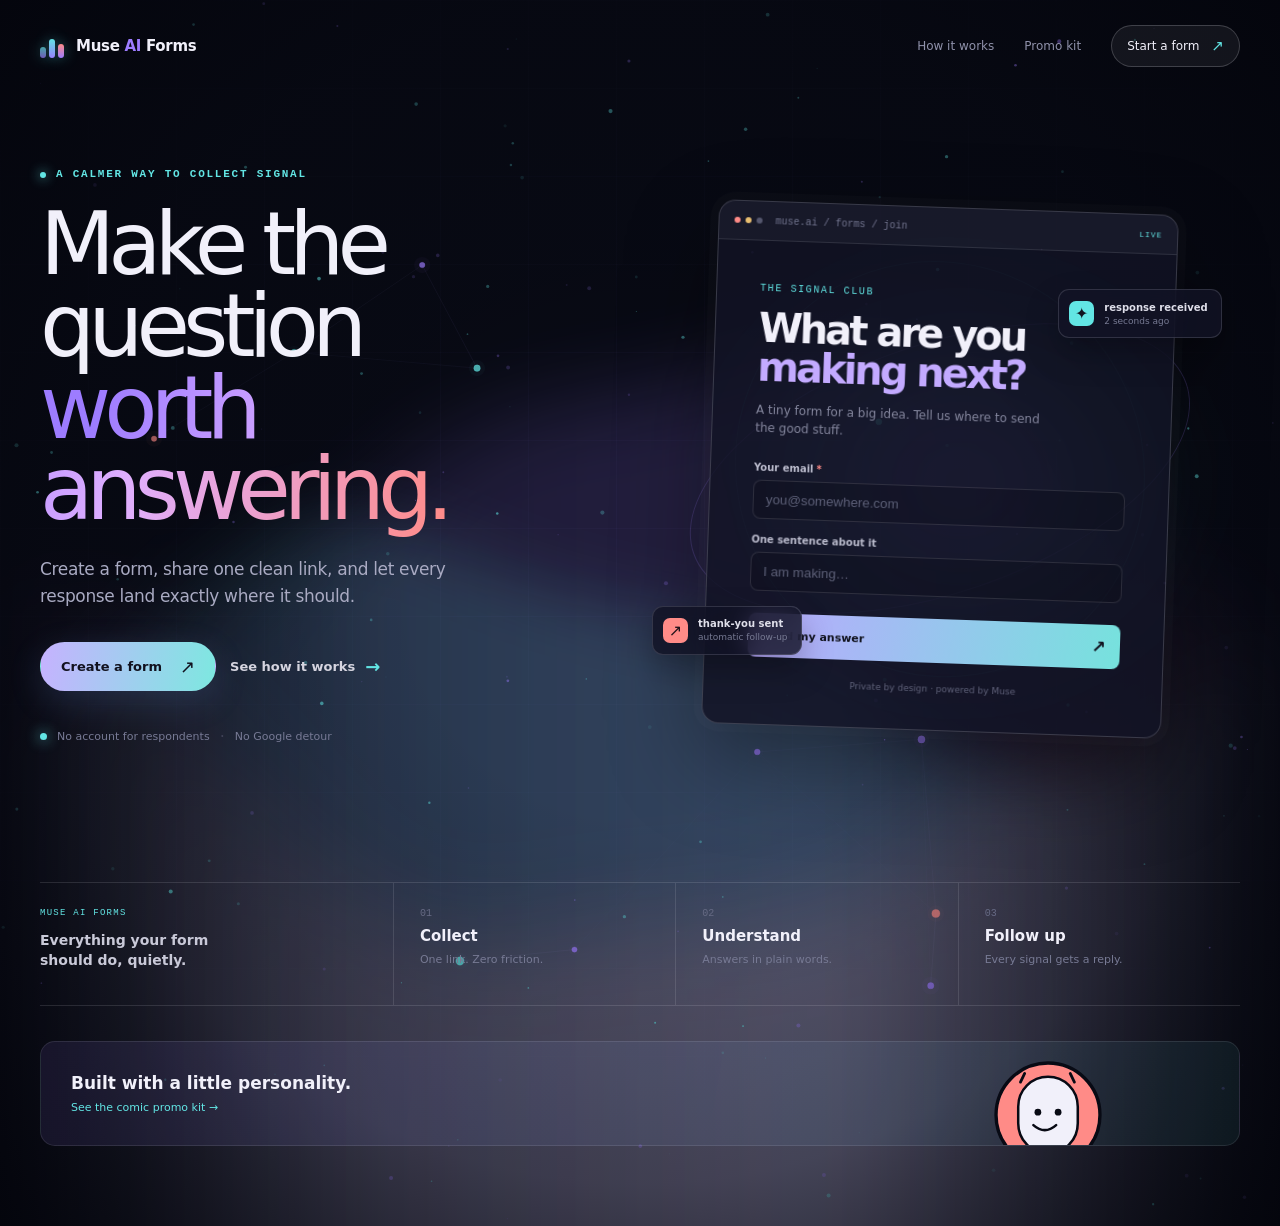
<file: index.html>
<!doctype html>
<html lang="en">
<head>
  <meta charset="utf-8" /><meta name="viewport" content="width=device-width, initial-scale=1" />
  <meta name="theme-color" content="#080a14" /><meta name="description" content="Muse AI Forms — build a form, share a link, collect the signal." />
  <title>Muse AI Forms — Make the question worth answering</title>
  <link rel="icon" type="image/svg+xml" href="../assets/favicon.svg" />
  <link rel="stylesheet" href="../src/muse-forms-background.css" />
</head>
<body>
  <div class="muse-page home-page">
    <div class="muse-bg" aria-hidden="true"></div>
    <header class="topbar home-topbar">
      <a class="brand" href="index.html" aria-label="Muse AI Forms home"><span class="brand-mark"><span></span><span></span><span></span></span><span>Muse <b>AI</b> Forms</span></a>
      <nav class="main-nav" aria-label="Main navigation"><a href="how-it-works.html">How it works</a><a href="gallery.html">Promo kit</a><a class="nav-cta" href="create.html">Start a form <span>↗</span></a></nav>
    </header>

    <main class="home-main">
      <section class="home-hero">
        <div class="hero-copy float-in">
          <div class="eyebrow"><span></span> A calmer way to collect signal</div>
          <h1>Make the question<br /><em>worth answering.</em></h1>
          <p class="lede">Create a form, share one clean link, and let every response land exactly where it should.</p>
          <div class="actions"><a class="button button-primary" href="create.html">Create a form <span>↗</span></a><a class="text-link" href="how-it-works.html">See how it works <span>→</span></a></div>
          <div class="proof-row"><span class="proof-dot"></span><span>No account for respondents</span><span class="proof-sep">·</span><span>No Google detour</span></div>
        </div>
        <div class="hero-visual float-in delay-2" aria-label="Preview of a Muse AI Forms signup form">
          <div class="visual-glow"></div>
          <div class="orbit orbit-one"></div><div class="orbit orbit-two"></div>
          <div class="form-window">
            <div class="window-top"><span class="window-dots"><i></i><i></i><i></i></span><span class="window-url">muse.ai / forms / join</span><span class="window-live">LIVE</span></div>
            <div class="form-content"><div class="form-kicker">THE SIGNAL CLUB</div><h2>What are you<br /><em>making next?</em></h2><p>A tiny form for a big idea. Tell us where to send the good stuff.</p><label>Your email<span>*</span><input type="email" placeholder="you@somewhere.com" /></label><label>One sentence about it<input type="text" placeholder="I am making…" /></label><a class="fake-submit" href="create.html">Send my answer <span>↗</span></a><small>Private by design · powered by Muse</small></div>
          </div>
          <div class="float-note note-top"><span class="note-icon">✦</span><span><b>response received</b><small>2 seconds ago</small></span></div>
          <div class="float-note note-bottom"><span class="note-icon coral">↗</span><span><b>thank-you sent</b><small>automatic follow-up</small></span></div>
        </div>
      </section>

      <section class="feature-strip" aria-label="Muse AI Forms features"><div class="strip-intro"><span class="strip-label">MUSE AI FORMS</span><strong>Everything your form<br />should do, quietly.</strong></div><a href="how-it-works.html"><span class="feature-num">01</span><b>Collect</b><small>One link. Zero friction.</small></a><a href="how-it-works.html"><span class="feature-num">02</span><b>Understand</b><small>Answers in plain words.</small></a><a href="create.html"><span class="feature-num">03</span><b>Follow up</b><small>Every signal gets a reply.</small></a></section>
      <section class="home-promo-link"><a href="gallery.html"><span><b>Built with a little personality.</b><small>See the comic promo kit →</small></span><img src="../assets/sticker-thank-you.svg" alt="Smiling thank-you sticker" /></a></section>
    </main>
  </div>
  <script src="../src/muse-forms-background.js"></script>
</body>
</html>
</file>
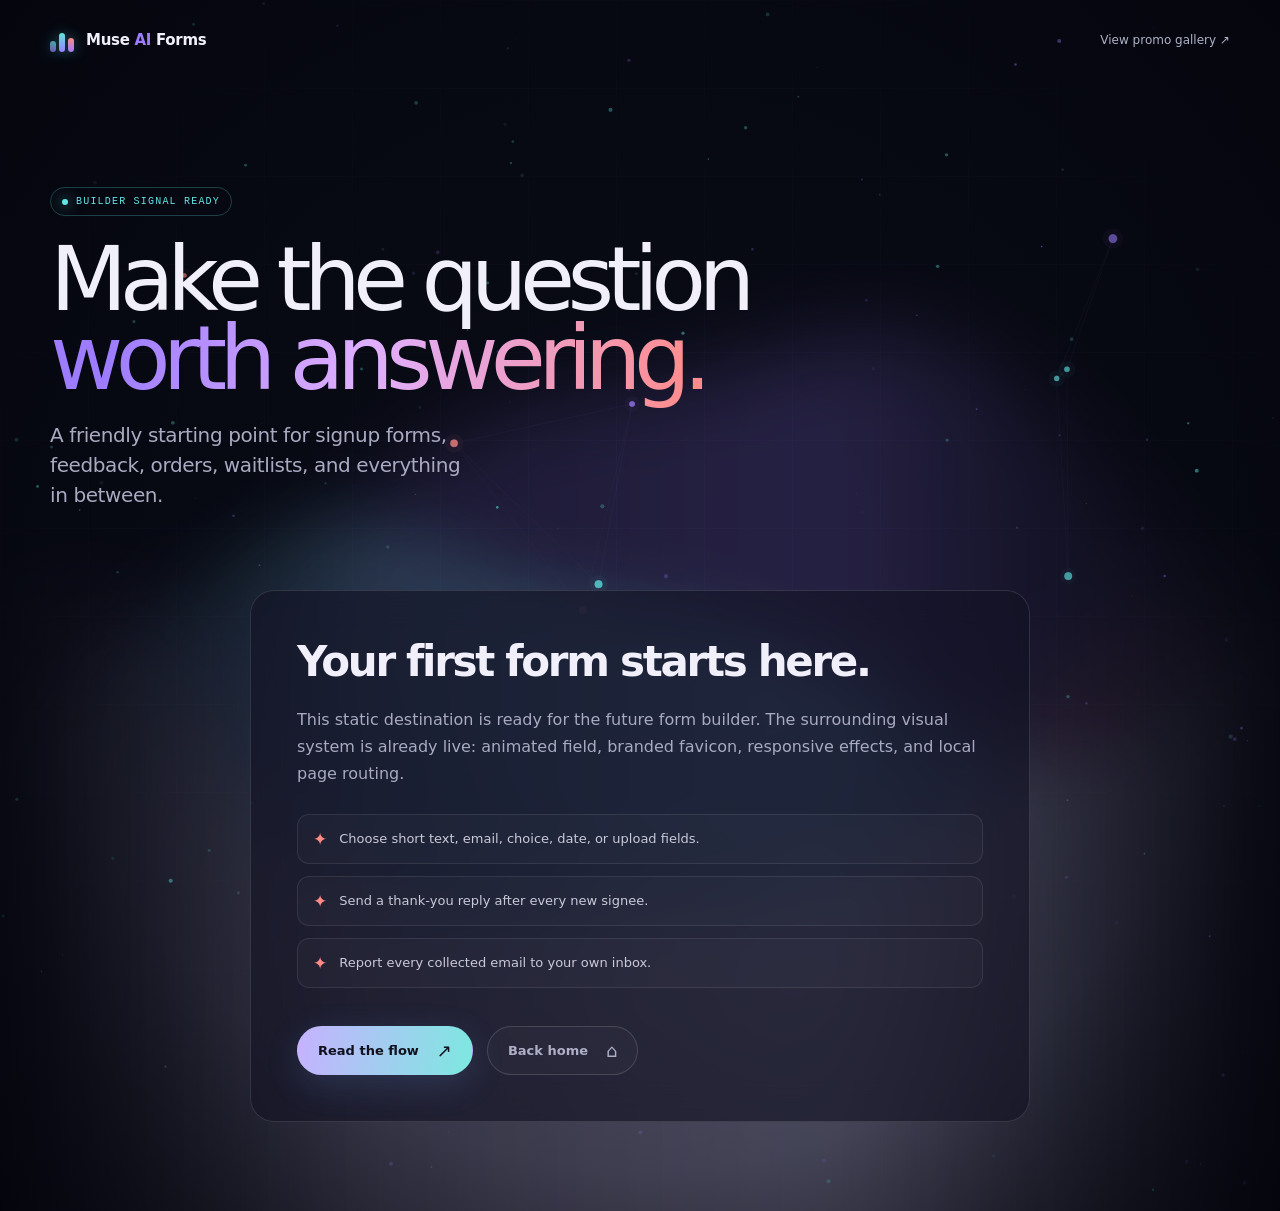
<file: create.html>
<!doctype html>
<html lang="en"><head><meta charset="utf-8" /><meta name="viewport" content="width=device-width, initial-scale=1" /><meta name="theme-color" content="#080a14" /><title>Create a form — Muse AI Forms</title><link rel="icon" type="image/svg+xml" href="../assets/favicon.svg" /><link rel="stylesheet" href="../src/muse-forms-background.css" /></head>
<body><div class="muse-page route-page"><div class="muse-bg" aria-hidden="true"></div><header class="topbar"><a class="brand" href="index.html"><span class="brand-mark"><span></span><span></span><span></span></span><span>Muse <b>AI</b> Forms</span></a><a class="back-link" href="gallery.html">View promo gallery ↗</a></header><main class="hero float-in"><span class="pulse-badge">builder signal ready</span><h1>Make the question<br /><em>worth answering.</em></h1><p class="lede">A friendly starting point for signup forms, feedback, orders, waitlists, and everything in between.</p></main><section class="route-panel float-in delay-1"><h2>Your first form starts here.</h2><p>This static destination is ready for the future form builder. The surrounding visual system is already live: animated field, branded favicon, responsive effects, and local page routing.</p><ul class="route-list"><li>Choose short text, email, choice, date, or upload fields.</li><li>Send a thank-you reply after every new signee.</li><li>Report every collected email to your own inbox.</li></ul><div class="actions"><a class="button button-primary" href="how-it-works.html">Read the flow <span>↗</span></a><a class="button button-quiet" href="index.html">Back home <span>⌂</span></a></div></section></div><script src="../src/muse-forms-background.js"></script></body></html>
</file>
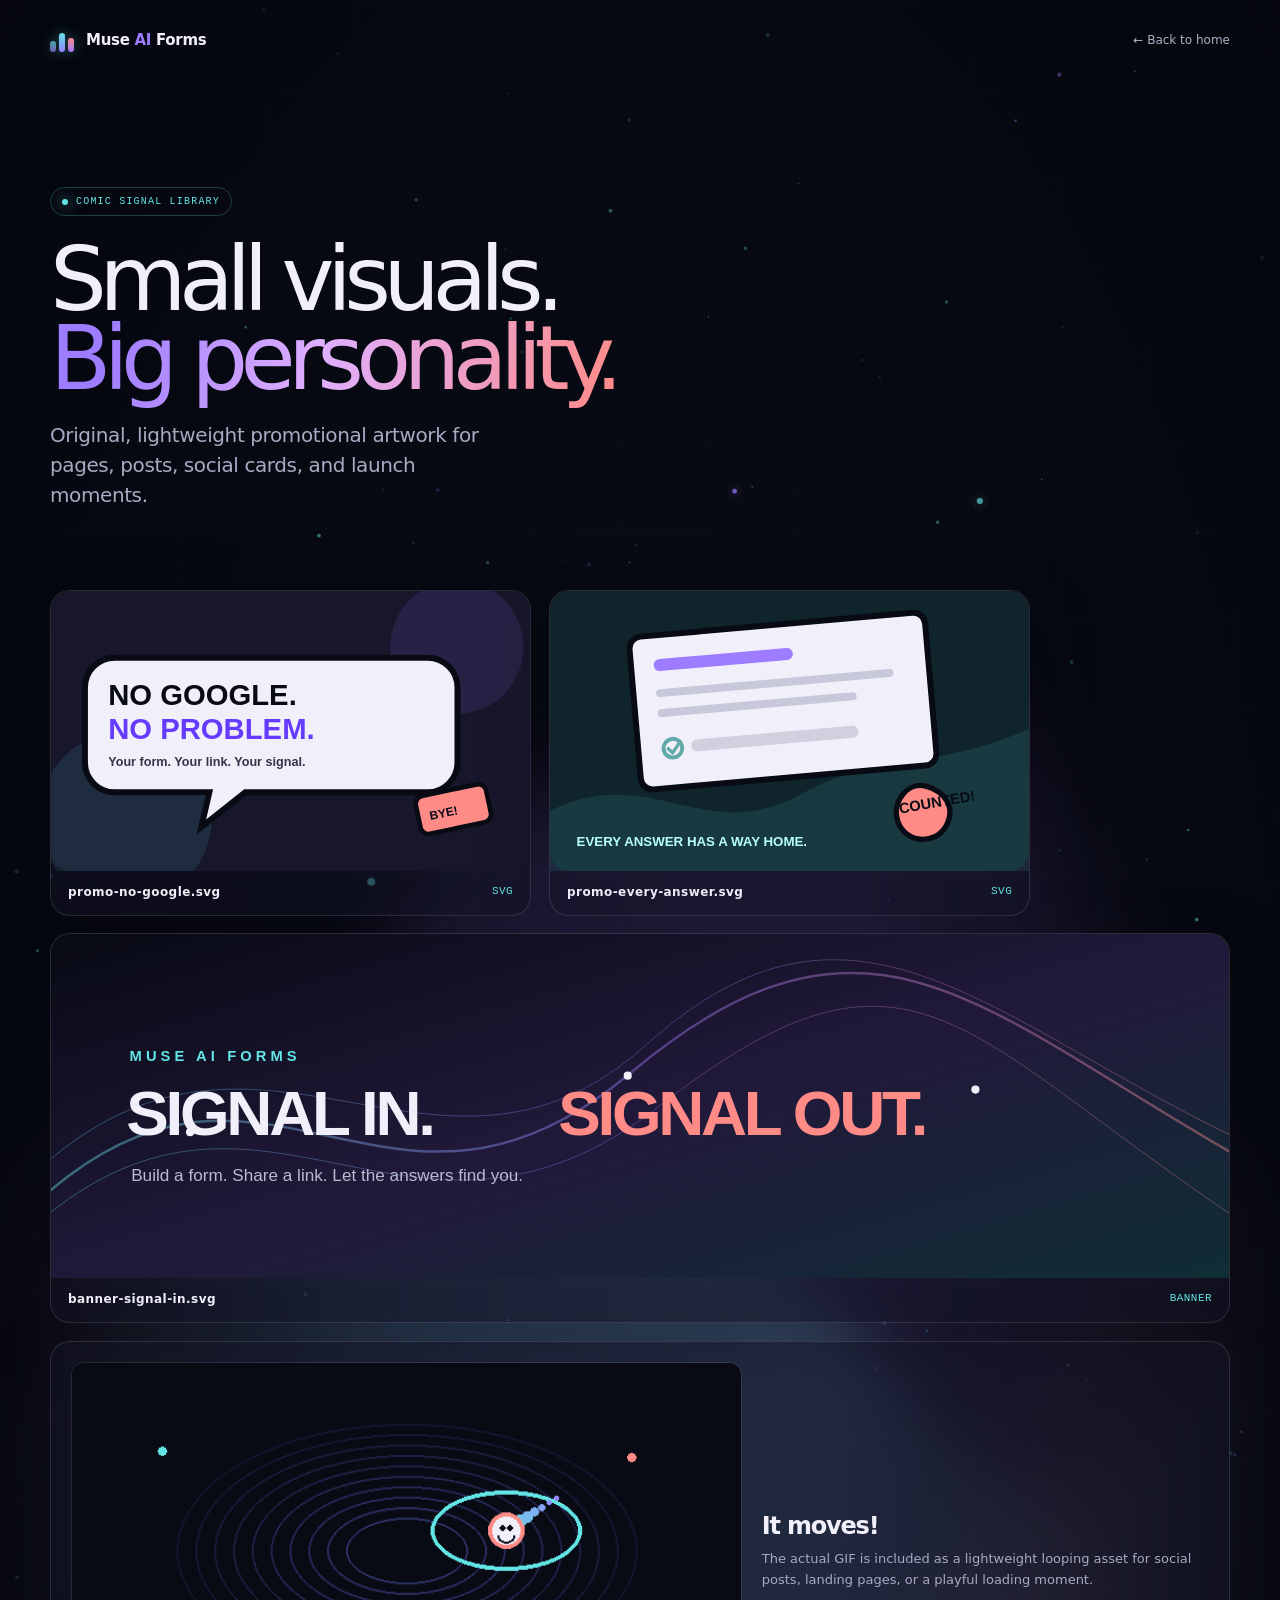
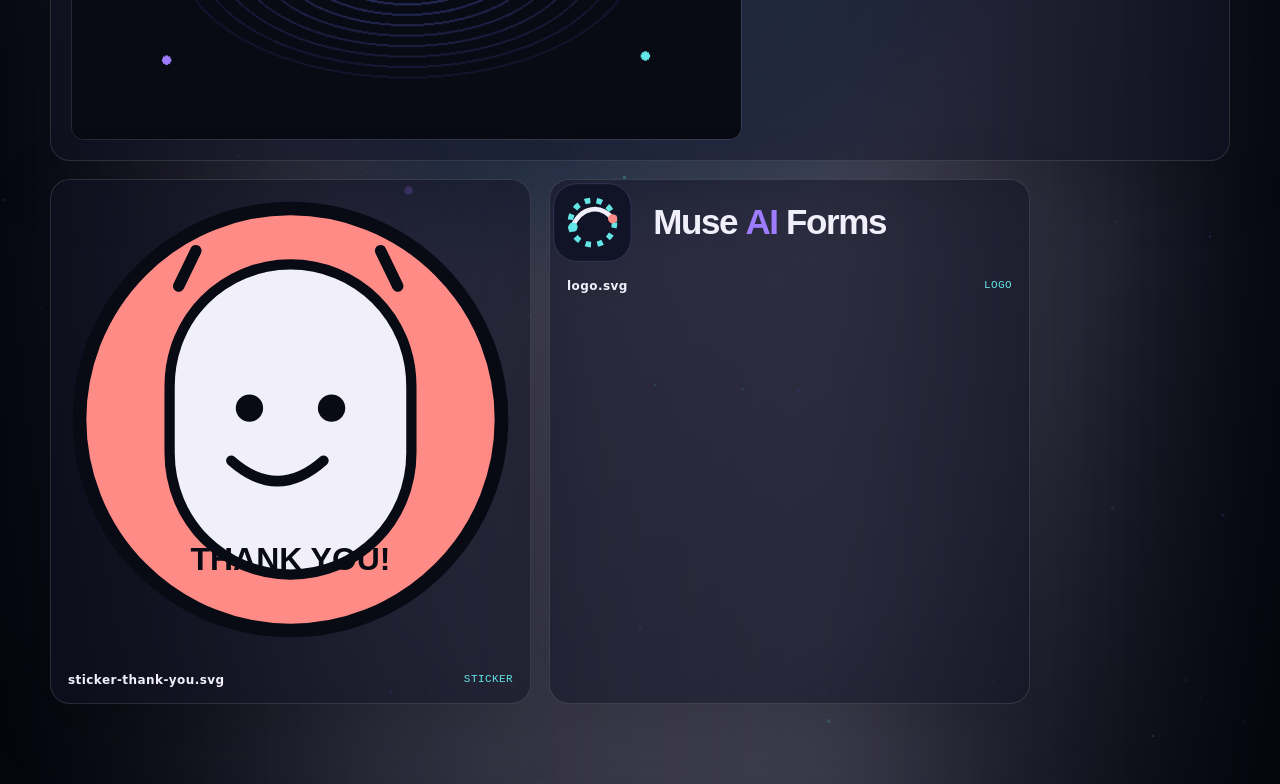
<file: gallery.html>
<!doctype html>
<html lang="en"><head><meta charset="utf-8" /><meta name="viewport" content="width=device-width, initial-scale=1" /><meta name="theme-color" content="#080a14" /><title>Promo gallery — Muse AI Forms</title><link rel="icon" type="image/svg+xml" href="../assets/favicon.svg" /><link rel="stylesheet" href="../src/muse-forms-background.css" /></head>
<body><div class="muse-page route-page"><div class="muse-bg" aria-hidden="true"></div><header class="topbar"><a class="brand" href="index.html"><span class="brand-mark"><span></span><span></span><span></span></span><span>Muse <b>AI</b> Forms</span></a><a class="back-link" href="index.html">← Back to home</a></header><main class="hero float-in"><span class="pulse-badge">comic signal library</span><h1>Small visuals.<br /><em>Big personality.</em></h1><p class="lede">Original, lightweight promotional artwork for pages, posts, social cards, and launch moments.</p></main><section class="promo-grid"><div class="promo-tile tall float-in delay-1"><img src="../assets/promo-no-google.svg" alt="No Google. No problem promotional comic." /><div class="promo-caption"><b>promo-no-google.svg</b><span>svg</span></div></div><div class="promo-tile tall float-in delay-2"><img src="../assets/promo-every-answer.svg" alt="Every answer has a way home promotional comic." /><div class="promo-caption"><b>promo-every-answer.svg</b><span>svg</span></div></div><div class="promo-tile full float-in delay-2"><img src="../assets/banner-signal-in.svg" alt="Signal in. Signal out. wide promotional banner." /><div class="promo-caption"><b>banner-signal-in.svg</b><span>banner</span></div></div><div class="promo-tile full gif-tile float-in delay-3"><img src="../assets/signal-orbit.gif" alt="Animated orbiting signal mascot." /><div class="gif-copy"><h2>It moves!</h2><p>The actual GIF is included as a lightweight looping asset for social posts, landing pages, or a playful loading moment.</p></div></div><div class="promo-tile tall float-in delay-3"><img src="../assets/sticker-thank-you.svg" alt="Thank you sticker illustration." /><div class="promo-caption"><b>sticker-thank-you.svg</b><span>sticker</span></div></div><div class="promo-tile tall float-in delay-3"><img src="../assets/logo.svg" alt="Muse AI Forms logo." /><div class="promo-caption"><b>logo.svg</b><span>logo</span></div></div></section></div><script src="../src/muse-forms-background.js"></script></body></html>
</file>
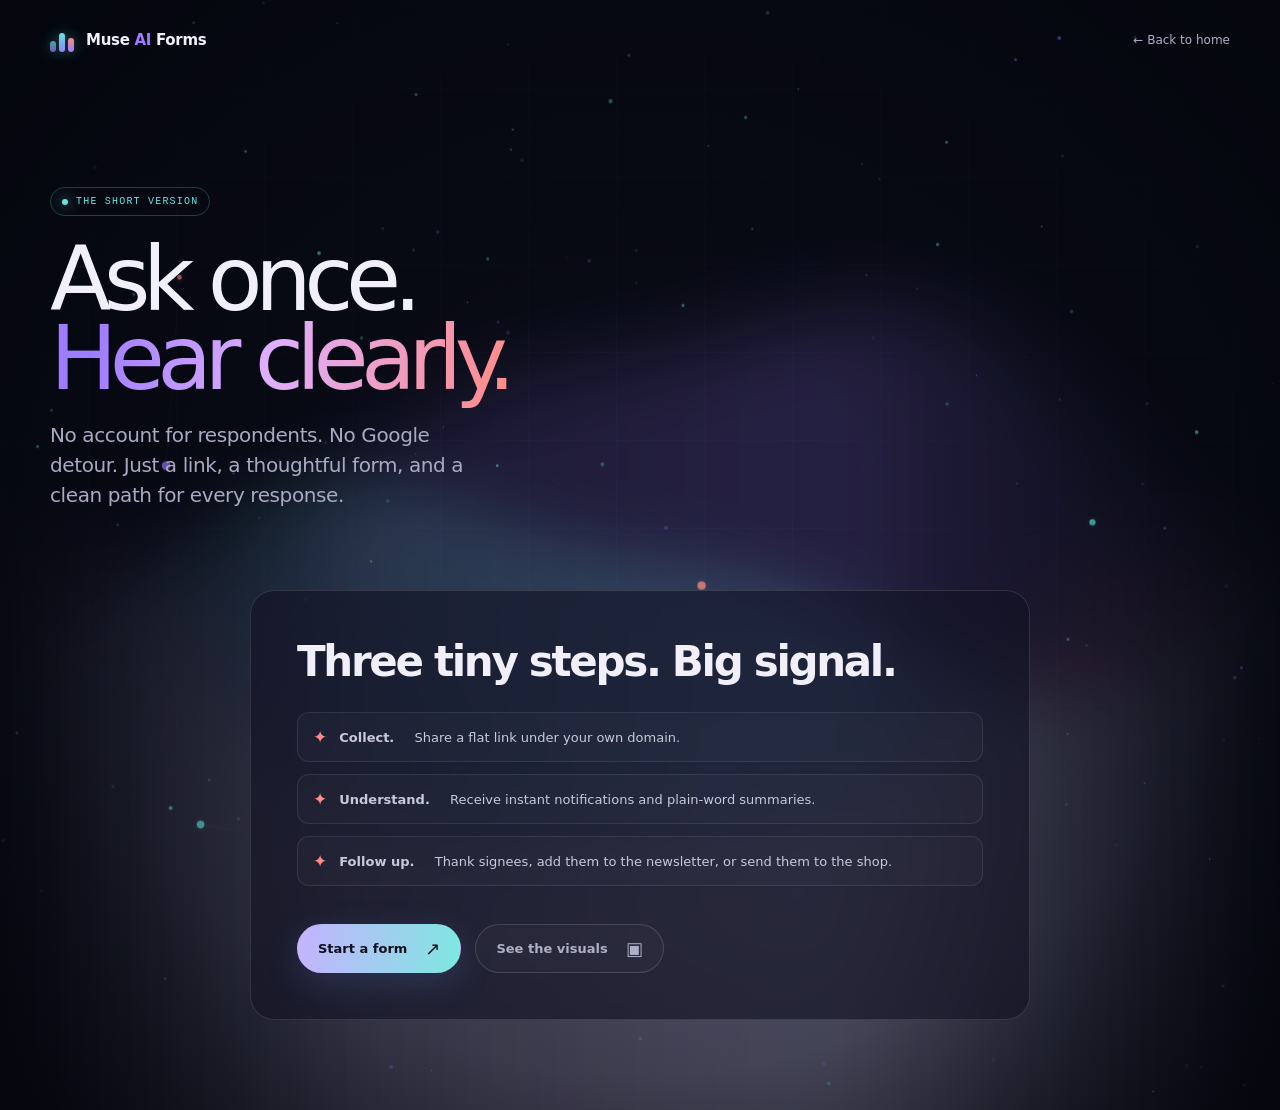
<file: how-it-works.html>
<!doctype html>
<html lang="en"><head><meta charset="utf-8" /><meta name="viewport" content="width=device-width, initial-scale=1" /><meta name="theme-color" content="#080a14" /><title>How it works — Muse AI Forms</title><link rel="icon" type="image/svg+xml" href="../assets/favicon.svg" /><link rel="stylesheet" href="../src/muse-forms-background.css" /></head>
<body><div class="muse-page route-page"><div class="muse-bg" aria-hidden="true"></div><header class="topbar"><a class="brand" href="index.html"><span class="brand-mark"><span></span><span></span><span></span></span><span>Muse <b>AI</b> Forms</span></a><a class="back-link" href="index.html">← Back to home</a></header><main class="hero float-in"><span class="pulse-badge">the short version</span><h1>Ask once.<br /><em>Hear clearly.</em></h1><p class="lede">No account for respondents. No Google detour. Just a link, a thoughtful form, and a clean path for every response.</p></main><section class="route-panel float-in delay-1"><h2>Three tiny steps. Big signal.</h2><ul class="route-list"><li><strong>Collect.</strong>&nbsp; Share a flat link under your own domain.</li><li><strong>Understand.</strong>&nbsp; Receive instant notifications and plain-word summaries.</li><li><strong>Follow up.</strong>&nbsp; Thank signees, add them to the newsletter, or send them to the shop.</li></ul><div class="actions"><a class="button button-primary" href="create.html">Start a form <span>↗</span></a><a class="button button-quiet" href="gallery.html">See the visuals <span>▣</span></a></div></section></div><script src="../src/muse-forms-background.js"></script></body></html>
</file>
<file: src/muse-forms-background.css>
:root {
  --ink: #080a14;
  --paper: #f1f0fa;
  --muted: #a9aac2;
  --violet: #9d7cff;
  --cyan: #62e5e4;
  --coral: #ff8b87;
}

* { box-sizing: border-box; }
html { background: var(--ink); scroll-behavior: smooth; }
body {
  margin: 0;
  min-width: 320px;
  background: var(--ink);
  color: var(--paper);
  font-family: Inter, ui-sans-serif, system-ui, -apple-system, BlinkMacSystemFont, "Segoe UI", sans-serif;
}

.muse-page { position: relative; isolation: isolate; min-height: 100svh; overflow: hidden; background: #080a14; }
.muse-bg { position: absolute; inset: 0; z-index: -1; overflow: hidden; pointer-events: none; }
.muse-bg::before,
.muse-bg::after {
  content: "";
  position: absolute;
  inset: 0;
  pointer-events: none;
}
.muse-bg::before {
  background:
    linear-gradient(rgba(150, 139, 255, .045) 1px, transparent 1px),
    linear-gradient(90deg, rgba(150, 139, 255, .045) 1px, transparent 1px);
  background-size: 88px 88px;
  mask-image: radial-gradient(ellipse 86% 68% at 50% 42%, black, transparent 94%);
  opacity: .75;
}
.muse-bg::after {
  background: radial-gradient(ellipse at 50% 48%, transparent 25%, rgba(3, 4, 11, .25) 66%, rgba(3, 4, 11, .86) 100%);
}

.topbar, .hero, .signal-card { position: relative; z-index: 2; width: min(1180px, calc(100% - 64px)); margin-inline: auto; }
.topbar { display: flex; align-items: center; justify-content: space-between; padding-top: 28px; }
.brand { display: inline-flex; align-items: center; gap: 11px; color: var(--paper); text-decoration: none; font-size: 15px; font-weight: 650; letter-spacing: -.02em; }
.brand b { color: var(--violet); font-weight: 750; }
.brand-mark { display: inline-flex; align-items: end; gap: 3px; height: 24px; width: 25px; }
.brand-mark span { display: block; width: 6px; border-radius: 4px; background: linear-gradient(180deg, var(--cyan), var(--violet)); box-shadow: 0 0 14px rgba(98,229,228,.45); }
.brand-mark span:nth-child(1) { height: 11px; opacity: .7; }
.brand-mark span:nth-child(2) { height: 19px; }
.brand-mark span:nth-child(3) { height: 14px; background: linear-gradient(180deg, var(--coral), var(--violet)); }
.status { display: flex; align-items: center; gap: 8px; color: #8a8ba9; font: 500 10px/1 ui-monospace, SFMono-Regular, Menlo, monospace; letter-spacing: .14em; text-transform: uppercase; }
.status i, .eyebrow span { display: inline-block; width: 6px; height: 6px; border-radius: 50%; background: var(--cyan); box-shadow: 0 0 12px var(--cyan); }
.hero { padding: clamp(120px, 20vh, 206px) 0 170px; }
.eyebrow { display: flex; align-items: center; gap: 10px; color: var(--cyan); font: 600 11px/1 ui-monospace, SFMono-Regular, Menlo, monospace; letter-spacing: .16em; text-transform: uppercase; }
h1 { max-width: 780px; margin: 24px 0 22px; font-size: clamp(58px, 9.5vw, 132px); font-weight: 520; letter-spacing: -.085em; line-height: .88; }
h1 em { color: transparent; font-style: normal; background: linear-gradient(100deg, var(--violet) 10%, #dfafff 48%, var(--coral) 100%); background-clip: text; -webkit-background-clip: text; }
.lede { max-width: 430px; margin: 0; color: var(--muted); font-size: clamp(16px, 1.7vw, 20px); line-height: 1.5; letter-spacing: -.02em; }
.actions { display: flex; gap: 14px; align-items: center; margin-top: 38px; }
.button { display: inline-flex; align-items: center; gap: 18px; min-height: 49px; padding: 0 20px; border: 1px solid rgba(255,255,255,.14); border-radius: 999px; color: var(--paper); text-decoration: none; font-size: 13px; font-weight: 700; transition: transform .25s ease, border-color .25s ease, background .25s ease; }
.button:hover { transform: translateY(-3px); border-color: rgba(255,255,255,.4); }
.button-primary { border-color: transparent; color: #11111e; background: linear-gradient(100deg, #c6b2ff, #7de8e0); box-shadow: 0 10px 35px rgba(119, 169, 255, .16); }
.button-quiet { color: #aeb0c7; background: rgba(255,255,255,.025); }
.button span { font-size: 18px; font-weight: 400; }
.micro-proof { display: flex; align-items: center; gap: 12px; margin-top: 40px; color: #777991; font-size: 11px; }
.avatars { display: flex; }
.avatars i { display: grid; place-items: center; width: 23px; height: 23px; margin-left: -5px; border: 2px solid var(--ink); border-radius: 50%; background: #41365f; color: #d7c9ff; font-size: 9px; font-style: normal; }
.avatars i:first-child { margin-left: 0; background: #2a6268; color: #b8ffff; }
.avatars i:last-child { background: #603c4c; color: #ffc5bf; }
.signal-card { display: grid; grid-template-columns: 1.7fr repeat(3, 1fr); gap: 24px; align-items: center; padding: 21px 25px; border: 1px solid rgba(255,255,255,.1); border-bottom: 0; border-radius: 16px 16px 0 0; background: rgba(19, 20, 38, .48); backdrop-filter: blur(16px); }
.signal-card small { display: block; margin-bottom: 8px; color: var(--cyan); font: 600 9px/1 ui-monospace, monospace; letter-spacing: .16em; }
.signal-card strong { font-size: 13px; font-weight: 600; letter-spacing: -.01em; }
.card-stat { display: flex; align-items: baseline; gap: 10px; border-left: 1px solid rgba(255,255,255,.1); padding-left: 22px; }
.card-stat b { color: #dedaff; font: 500 20px/1 ui-monospace, monospace; }
.card-stat span { color: #767891; font-size: 10px; text-transform: uppercase; letter-spacing: .12em; }

@media (max-width: 680px) {
  .topbar, .hero, .signal-card { width: min(100% - 36px, 1180px); }
  .status { display: none; }
  .hero { padding-top: 125px; padding-bottom: 120px; }
  h1 { font-size: clamp(56px, 16vw, 92px); }
  .actions { align-items: stretch; flex-direction: column; width: max-content; }
  .signal-card { grid-template-columns: 1fr 1fr; gap: 18px; }
  .signal-card > div:first-child { grid-column: 1 / -1; }
  .card-stat { border-left: 0; padding-left: 0; }
}

@media (prefers-reduced-motion: reduce) {
  *, *::before, *::after { scroll-behavior: auto !important; transition-duration: .01ms !important; }
}

.muse-bg-canvas { position: absolute; inset: 0; width: 100%; height: 100%; display: block; opacity: .92; }
.route-page { min-height: 100svh; }
.route-page .hero { padding-top: clamp(90px, 15vh, 160px); padding-bottom: 80px; }
.route-page h1 { max-width: 850px; font-size: clamp(48px, 7vw, 96px); }
.back-link { color: #aeb0c7; text-decoration: none; font-size: 12px; }
.back-link:hover { color: var(--cyan); }
.promo-grid { display: grid; grid-template-columns: repeat(12, 1fr); gap: 18px; width: min(1180px, calc(100% - 64px)); margin: 0 auto 80px; position: relative; z-index: 2; }
.promo-tile { position: relative; overflow: hidden; border: 1px solid rgba(255,255,255,.12); border-radius: 20px; background: rgba(18,19,37,.56); box-shadow: 0 18px 70px rgba(0,0,0,.22); transition: transform .35s cubic-bezier(.2,.8,.2,1), border-color .35s ease, box-shadow .35s ease; }
.promo-tile:hover { transform: translateY(-8px) rotate(.35deg); border-color: rgba(98,229,228,.45); box-shadow: 0 24px 80px rgba(98,229,228,.12); }
.promo-tile img { display: block; width: 100%; height: auto; }
.promo-tile.tall { grid-column: span 5; }
.promo-tile.wide { grid-column: span 7; }
.promo-tile.full { grid-column: 1 / -1; }
.promo-caption { display: flex; justify-content: space-between; gap: 16px; padding: 14px 17px 16px; color: #aaaac2; font-size: 11px; letter-spacing: .04em; }
.promo-caption b { color: var(--paper); font-size: 12px; }
.promo-caption span { color: var(--cyan); font-family: ui-monospace, monospace; text-transform: uppercase; }
.gif-tile { display: grid; grid-template-columns: 1.2fr .8fr; align-items: center; padding: 20px; gap: 20px; }
.gif-tile img { border-radius: 13px; border: 1px solid rgba(255,255,255,.1); }
.gif-copy h2 { margin: 0 0 9px; font-size: 24px; letter-spacing: -.05em; }
.gif-copy p { margin: 0; color: var(--muted); font-size: 13px; line-height: 1.55; }
.route-panel { width: min(780px, calc(100% - 64px)); margin: 0 auto 90px; position: relative; z-index: 2; padding: clamp(22px, 5vw, 46px); border: 1px solid rgba(255,255,255,.12); border-radius: 24px; background: rgba(18,19,37,.62); backdrop-filter: blur(18px); }
.route-panel h2 { margin: 0 0 20px; font-size: clamp(26px, 4vw, 42px); letter-spacing: -.055em; }
.route-panel p { color: var(--muted); line-height: 1.7; }
.route-list { display: grid; gap: 12px; margin: 26px 0 32px; padding: 0; list-style: none; }
.route-list li { display: flex; gap: 12px; align-items: center; padding: 14px 15px; border: 1px solid rgba(255,255,255,.09); border-radius: 12px; color: #c9c9d9; font-size: 13px; background: rgba(255,255,255,.025); }
.route-list li::before { content: "✦"; color: var(--coral); font-size: 17px; }
.pulse-badge { display: inline-flex; gap: 8px; align-items: center; padding: 8px 11px; border: 1px solid rgba(98,229,228,.25); border-radius: 999px; color: var(--cyan); font: 10px ui-monospace, monospace; text-transform: uppercase; letter-spacing: .12em; animation: badge-pulse 2.4s ease-in-out infinite; }
.pulse-badge::before { content: ""; width: 6px; height: 6px; border-radius: 50%; background: currentColor; box-shadow: 0 0 14px currentColor; }
.float-in { animation: float-in .8s both cubic-bezier(.2,.8,.2,1); }
.float-in.delay-1 { animation-delay: .12s; } .float-in.delay-2 { animation-delay: .24s; } .float-in.delay-3 { animation-delay: .36s; }
@keyframes badge-pulse { 0%, 100% { box-shadow: 0 0 0 rgba(98,229,228,0); } 50% { box-shadow: 0 0 26px rgba(98,229,228,.18); } }
@keyframes float-in { from { opacity: 0; transform: translateY(18px) scale(.98); } to { opacity: 1; transform: translateY(0) scale(1); } }
@media (max-width: 680px) { .promo-grid, .route-panel { width: min(100% - 36px, 1180px); } .promo-tile.tall, .promo-tile.wide { grid-column: 1 / -1; } .gif-tile { grid-template-columns: 1fr; } }
@media (prefers-reduced-motion: reduce) { .promo-tile, .pulse-badge, .float-in { animation: none !important; transition: none !important; } }

/* Refined landing page */
.home-page { min-height: 100svh; background: #080a14; }
.home-topbar { width: min(1240px, calc(100% - 80px)); padding-top: 25px; }
.main-nav { display: flex; align-items: center; gap: 30px; }
.main-nav a { color: #8f91aa; text-decoration: none; font-size: 12px; transition: color .2s ease; }
.main-nav a:hover { color: var(--paper); }
.main-nav .nav-cta { display: inline-flex; align-items: center; gap: 12px; padding: 11px 15px; border: 1px solid rgba(241,240,250,.2); border-radius: 999px; color: var(--paper); background: rgba(241,240,250,.06); }
.main-nav .nav-cta span { color: var(--cyan); font-size: 15px; }
.home-main { position: relative; z-index: 2; width: min(1240px, calc(100% - 80px)); margin: 0 auto; }
.home-hero { min-height: calc(100svh - 85px); display: grid; grid-template-columns: .92fr 1.08fr; gap: clamp(40px, 7vw, 110px); align-items: center; padding: 65px 0 76px; }
.hero-copy { position: relative; z-index: 3; padding-bottom: 24px; }
.hero-copy .eyebrow { margin-bottom: 24px; }
.hero-copy h1 { max-width: 620px; margin: 0 0 25px; font-size: clamp(56px, 6.8vw, 95px); line-height: .94; letter-spacing: -.08em; }
.hero-copy .lede { max-width: 445px; font-size: 17px; line-height: 1.55; }
.hero-copy .actions { margin-top: 33px; }
.text-link { display: inline-flex; align-items: center; gap: 10px; color: #d5d4df; font-size: 13px; font-weight: 650; text-decoration: none; }
.text-link span { color: var(--cyan); font-size: 18px; transition: transform .2s ease; }
.text-link:hover span { transform: translateX(4px); }
.proof-row { display: flex; gap: 10px; align-items: center; margin-top: 36px; color: #777a95; font-size: 11px; }
.proof-dot { width: 7px; height: 7px; border-radius: 50%; background: var(--cyan); box-shadow: 0 0 14px var(--cyan); }
.proof-sep { color: #3e4156; font-size: 16px; }
.hero-visual { position: relative; min-height: 580px; display: grid; place-items: center; }
.visual-glow { position: absolute; width: 84%; height: 72%; border-radius: 50%; background: radial-gradient(ellipse, rgba(157,124,255,.21), rgba(98,229,228,.08) 38%, transparent 70%); filter: blur(30px); transform: translate(4%, 3%); }
.orbit { position: absolute; border: 1px solid rgba(157,124,255,.2); border-radius: 50%; transform: rotate(-19deg); }
.orbit-one { width: 87%; height: 43%; animation: orbit-drift 16s linear infinite; }
.orbit-two { width: 70%; height: 70%; border-color: rgba(98,229,228,.12); transform: rotate(58deg); animation: orbit-drift-reverse 20s linear infinite; }
.form-window { position: relative; z-index: 2; width: min(460px, 84%); overflow: hidden; border: 1px solid rgba(241,240,250,.18); border-radius: 17px; background: rgba(18,19,37,.86); box-shadow: 0 35px 90px rgba(0,0,0,.4), 0 0 0 8px rgba(255,255,255,.018); backdrop-filter: blur(18px); transform: rotate(2deg); animation: window-float 6s ease-in-out infinite; }
.window-top { display: flex; align-items: center; gap: 13px; min-height: 39px; padding: 0 15px; border-bottom: 1px solid rgba(241,240,250,.1); background: rgba(255,255,255,.035); }
.window-dots { display: flex; gap: 5px; }.window-dots i { width: 6px; height: 6px; border-radius: 50%; background: #55576e; }.window-dots i:first-child { background: var(--coral); }.window-dots i:nth-child(2) { background: #e8be70; }
.window-url { flex: 1; color: #72758e; font: 10px ui-monospace, monospace; }.window-live { color: var(--cyan); font: 8px ui-monospace, monospace; letter-spacing: .12em; }
.form-content { padding: 42px 43px 36px; }.form-kicker { color: var(--cyan); font: 10px ui-monospace, monospace; letter-spacing: .16em; }.form-content h2 { margin: 15px 0 14px; color: var(--paper); font-size: 40px; line-height: .98; letter-spacing: -.075em; }.form-content h2 em { color: #c3aaff; font-style: normal; }.form-content p { max-width: 300px; margin: 0 0 25px; color: #85879e; font-size: 12px; line-height: 1.5; }
.form-content label { display: block; margin-top: 15px; color: #bbbccd; font-size: 10px; font-weight: 600; }.form-content label span { color: var(--coral); margin-left: 3px; }.form-content input { display: block; width: 100%; height: 39px; margin-top: 7px; padding: 0 12px; outline: 0; border: 1px solid rgba(241,240,250,.12); border-radius: 8px; color: var(--paper); background: rgba(0,0,0,.16); font: 12px inherit; }.form-content input::placeholder { color: #5d6078; }.form-content input:focus { border-color: var(--cyan); box-shadow: 0 0 0 3px rgba(98,229,228,.08); }
.fake-submit { display: flex; align-items: center; justify-content: space-between; margin-top: 22px; padding: 12px 14px; border-radius: 8px; color: #11131f; text-decoration: none; font-size: 11px; font-weight: 800; background: linear-gradient(100deg, #bba7ff, #76e2dd); }.fake-submit span { font-size: 17px; }.form-content small { display: block; margin-top: 21px; color: #5e6078; font-size: 9px; text-align: center; }
.float-note { position: absolute; z-index: 3; display: flex; align-items: center; gap: 10px; padding: 11px 13px 11px 10px; border: 1px solid rgba(241,240,250,.14); border-radius: 11px; background: rgba(18,19,37,.82); box-shadow: 0 15px 32px rgba(0,0,0,.25); backdrop-filter: blur(12px); animation: note-float 5s ease-in-out infinite; }.note-top { top: 19%; right: 3%; }.note-bottom { bottom: 18%; left: 2%; animation-delay: -2s; }.note-icon { display: grid; place-items: center; width: 25px; height: 25px; border-radius: 7px; color: #10121e; background: var(--cyan); }.note-icon.coral { color: #21131a; background: var(--coral); }.float-note b, .float-note small { display: block; }.float-note b { color: #dedee9; font-size: 10px; }.float-note small { margin-top: 3px; color: #777a93; font-size: 9px; }
.feature-strip { display: grid; grid-template-columns: 1.25fr repeat(3, 1fr); border-top: 1px solid rgba(241,240,250,.12); border-bottom: 1px solid rgba(241,240,250,.12); }.feature-strip > * { min-height: 122px; padding: 25px 26px; }.strip-intro { padding-left: 0 !important; }.strip-label { display: block; margin-bottom: 12px; color: var(--cyan); font: 9px ui-monospace, monospace; letter-spacing: .14em; }.strip-intro strong { color: #c9c9d8; font-size: 14px; line-height: 1.35; }.feature-strip a { display: flex; flex-direction: column; gap: 8px; border-left: 1px solid rgba(241,240,250,.12); color: var(--paper); text-decoration: none; transition: background .25s ease; }.feature-strip a:hover { background: rgba(255,255,255,.035); }.feature-num { color: #666a84; font: 10px ui-monospace, monospace; }.feature-strip b { font-size: 15px; }.feature-strip small { color: #777a94; font-size: 11px; }
.home-promo-link { padding: 35px 0 80px; }.home-promo-link a { display: flex; justify-content: space-between; align-items: center; min-height: 105px; overflow: hidden; padding: 0 30px; border: 1px solid rgba(241,240,250,.1); border-radius: 15px; color: var(--paper); text-decoration: none; background: linear-gradient(100deg, rgba(157,124,255,.1), rgba(98,229,228,.07)); }.home-promo-link b, .home-promo-link small { display: block; }.home-promo-link b { font-size: 17px; }.home-promo-link small { margin-top: 8px; color: var(--cyan); font-size: 11px; }.home-promo-link img { width: 118px; align-self: end; margin-right: 9%; margin-bottom: -29px; transition: transform .35s ease; }.home-promo-link a:hover img { transform: rotate(8deg) scale(1.08); }
@keyframes window-float { 0%,100% { transform: rotate(2deg) translateY(0); } 50% { transform: rotate(1deg) translateY(-10px); } }
@keyframes note-float { 0%,100% { transform: translateY(0); } 50% { transform: translateY(-8px); } }
@keyframes orbit-drift { to { transform: rotate(341deg); } } @keyframes orbit-drift-reverse { to { transform: rotate(-302deg); } }
@media (max-width: 900px) { .home-topbar, .home-main { width: min(100% - 44px, 1240px); }.home-hero { grid-template-columns: 1fr; padding-top: 90px; }.hero-visual { min-height: 540px; margin-top: -10px; }.feature-strip { grid-template-columns: 1fr 1fr; }.strip-intro { grid-column: 1 / -1; border-bottom: 1px solid rgba(241,240,250,.12); }.feature-strip a:nth-child(3) { border-left: 0; border-top: 1px solid rgba(241,240,250,.12); }.feature-strip a:nth-child(4) { border-top: 1px solid rgba(241,240,250,.12); } }
@media (max-width: 600px) { .home-topbar, .home-main { width: calc(100% - 36px); }.main-nav a:not(.nav-cta) { display: none; }.home-hero { padding-top: 72px; }.hero-copy h1 { font-size: clamp(51px, 15vw, 74px); }.hero-copy .lede { font-size: 15px; }.hero-visual { min-height: 475px; }.form-content { padding: 30px 25px 27px; }.form-content h2 { font-size: 32px; }.note-top { right: -2%; top: 12%; }.note-bottom { left: -3%; bottom: 11%; }.float-note { transform: scale(.86); }.proof-row { flex-wrap: wrap; }.home-promo-link a { padding-left: 18px; }.home-promo-link img { margin-right: -12px; } }
@media (prefers-reduced-motion: reduce) { .form-window, .float-note, .orbit-one, .orbit-two { animation: none; } }
</file>
